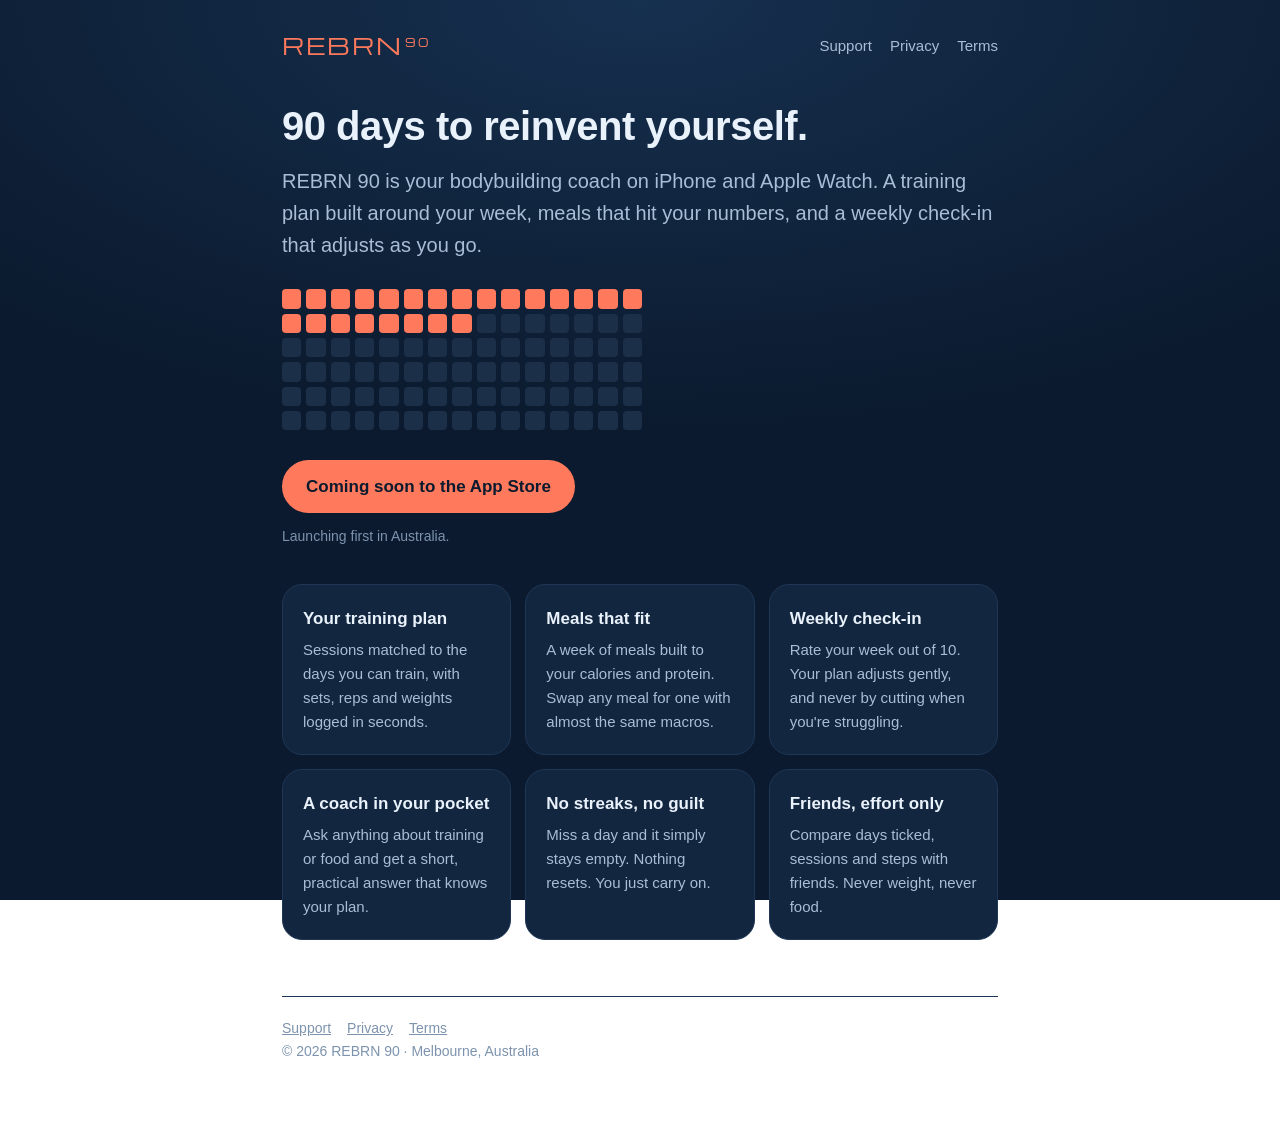
<file: index.html>
<!doctype html><html lang="en-AU"><head><meta charset="utf-8"><meta name="viewport" content="width=device-width,initial-scale=1"><link rel="preconnect" href="https://fonts.googleapis.com"><link href="https://fonts.googleapis.com/css2?family=Michroma&display=swap" rel="stylesheet"><link rel="stylesheet" href="/style.css"><title>REBRN 90: 90 days to reinvent yourself</title><meta name="description" content="REBRN 90 is an AI bodybuilding coach for iPhone and Apple Watch: your training plan, your meals and weekly check-ins for 90 days."></head>
<body><div class="wrap"><header><a class="mark" href="/">REBRN<sup>90</sup></a><nav><a href="/support">Support</a><a href="/privacy">Privacy</a><a href="/terms">Terms</a></nav></header>
<main>

<h1>90 days to reinvent yourself.</h1>
<p class="lead">REBRN 90 is your bodybuilding coach on iPhone and Apple Watch. A training plan built around your week, meals that hit your numbers, and a weekly check-in that adjusts as you go.</p>
<div class="dots" aria-hidden="true"><i class="on"></i><i class="on"></i><i class="on"></i><i class="on"></i><i class="on"></i><i class="on"></i><i class="on"></i><i class="on"></i><i class="on"></i><i class="on"></i><i class="on"></i><i class="on"></i><i class="on"></i><i class="on"></i><i class="on"></i><i class="on"></i><i class="on"></i><i class="on"></i><i class="on"></i><i class="on"></i><i class="on"></i><i class="on"></i><i class="on"></i><i></i><i></i><i></i><i></i><i></i><i></i><i></i><i></i><i></i><i></i><i></i><i></i><i></i><i></i><i></i><i></i><i></i><i></i><i></i><i></i><i></i><i></i><i></i><i></i><i></i><i></i><i></i><i></i><i></i><i></i><i></i><i></i><i></i><i></i><i></i><i></i><i></i><i></i><i></i><i></i><i></i><i></i><i></i><i></i><i></i><i></i><i></i><i></i><i></i><i></i><i></i><i></i><i></i><i></i><i></i><i></i><i></i><i></i><i></i><i></i><i></i><i></i><i></i><i></i><i></i><i></i><i></i></div>
<a class="badge" href="/support">Coming soon to the App Store</a>
<p class="note">Launching first in Australia.</p>
<div class="grid">
<div class="card"><h3>Your training plan</h3><p>Sessions matched to the days you can train, with sets, reps and weights logged in seconds.</p></div>
<div class="card"><h3>Meals that fit</h3><p>A week of meals built to your calories and protein. Swap any meal for one with almost the same macros.</p></div>
<div class="card"><h3>Weekly check-in</h3><p>Rate your week out of 10. Your plan adjusts gently, and never by cutting when you're struggling.</p></div>
<div class="card"><h3>A coach in your pocket</h3><p>Ask anything about training or food and get a short, practical answer that knows your plan.</p></div>
<div class="card"><h3>No streaks, no guilt</h3><p>Miss a day and it simply stays empty. Nothing resets. You just carry on.</p></div>
<div class="card"><h3>Friends, effort only</h3><p>Compare days ticked, sessions and steps with friends. Never weight, never food.</p></div>
</div>

</main>
<footer><a href="/support">Support</a><a href="/privacy">Privacy</a><a href="/terms">Terms</a><br>© 2026 REBRN 90 · Melbourne, Australia</footer></div></body></html>
</file>
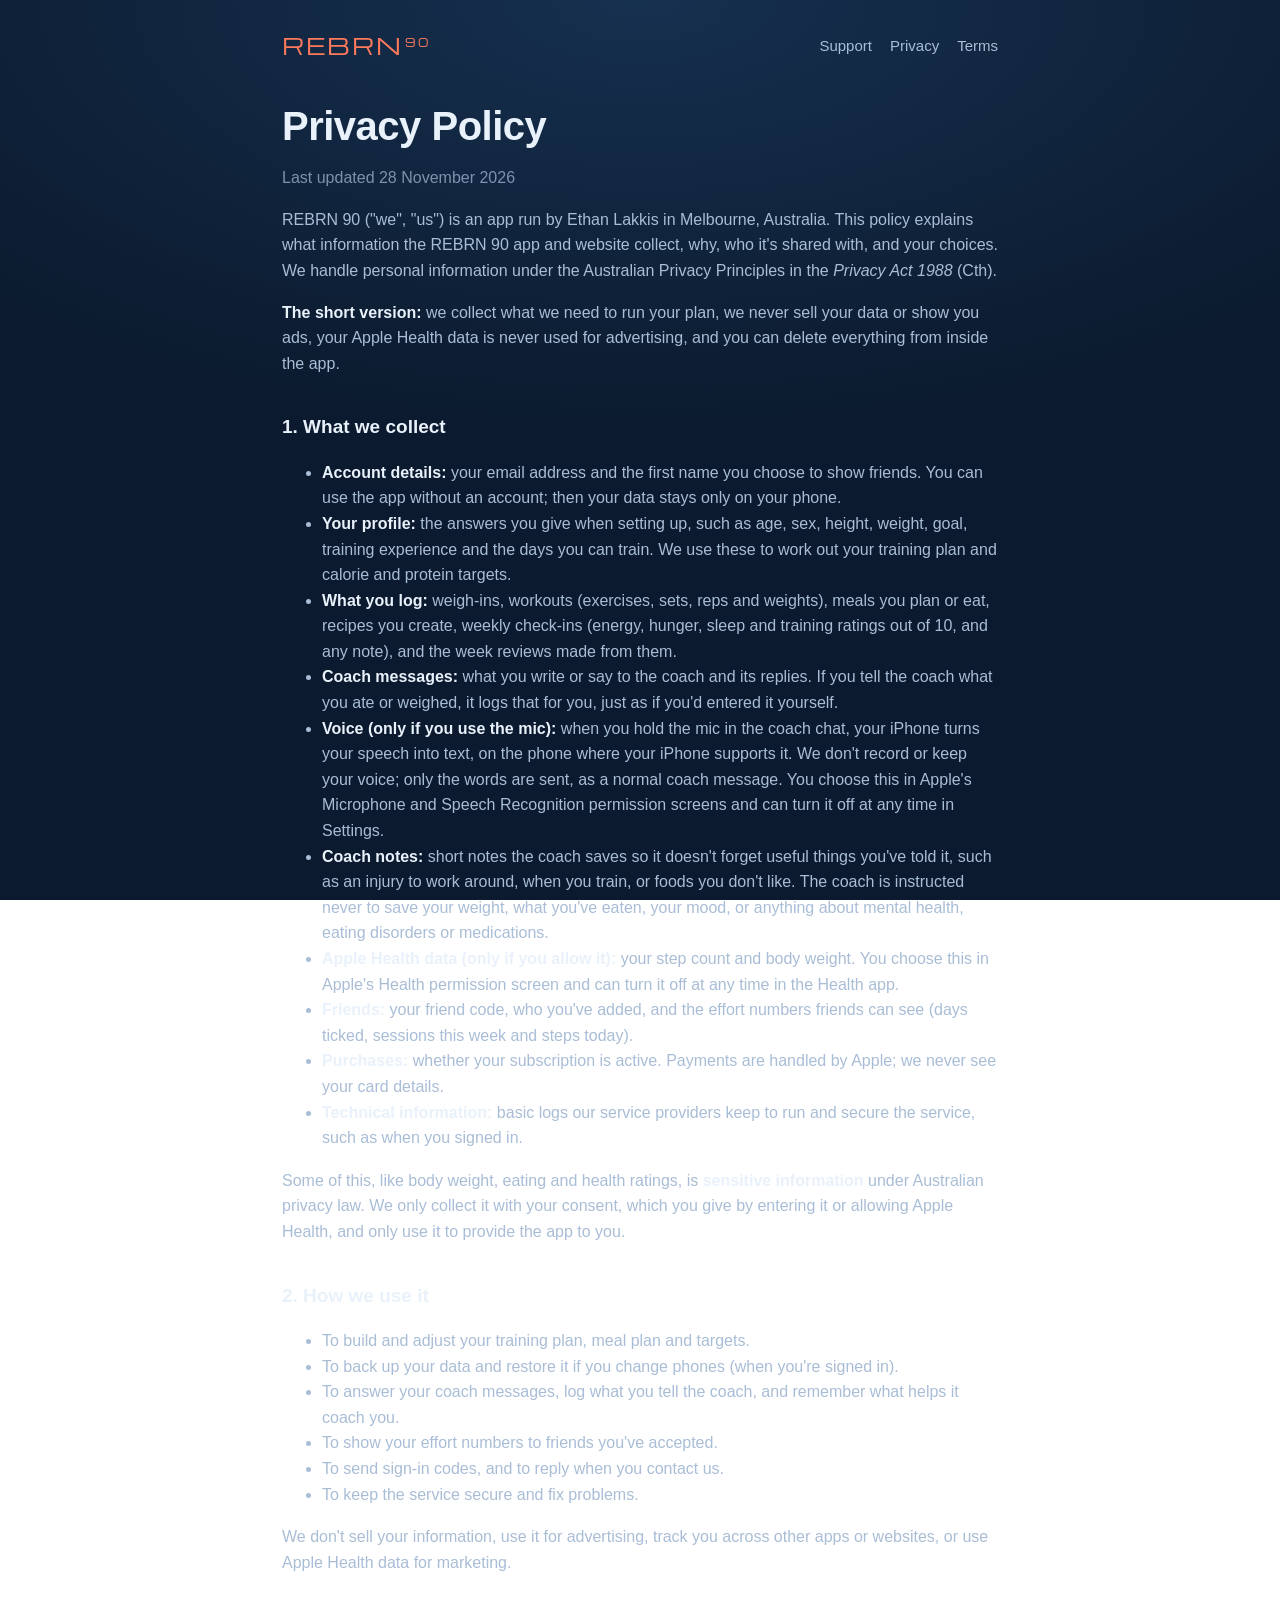
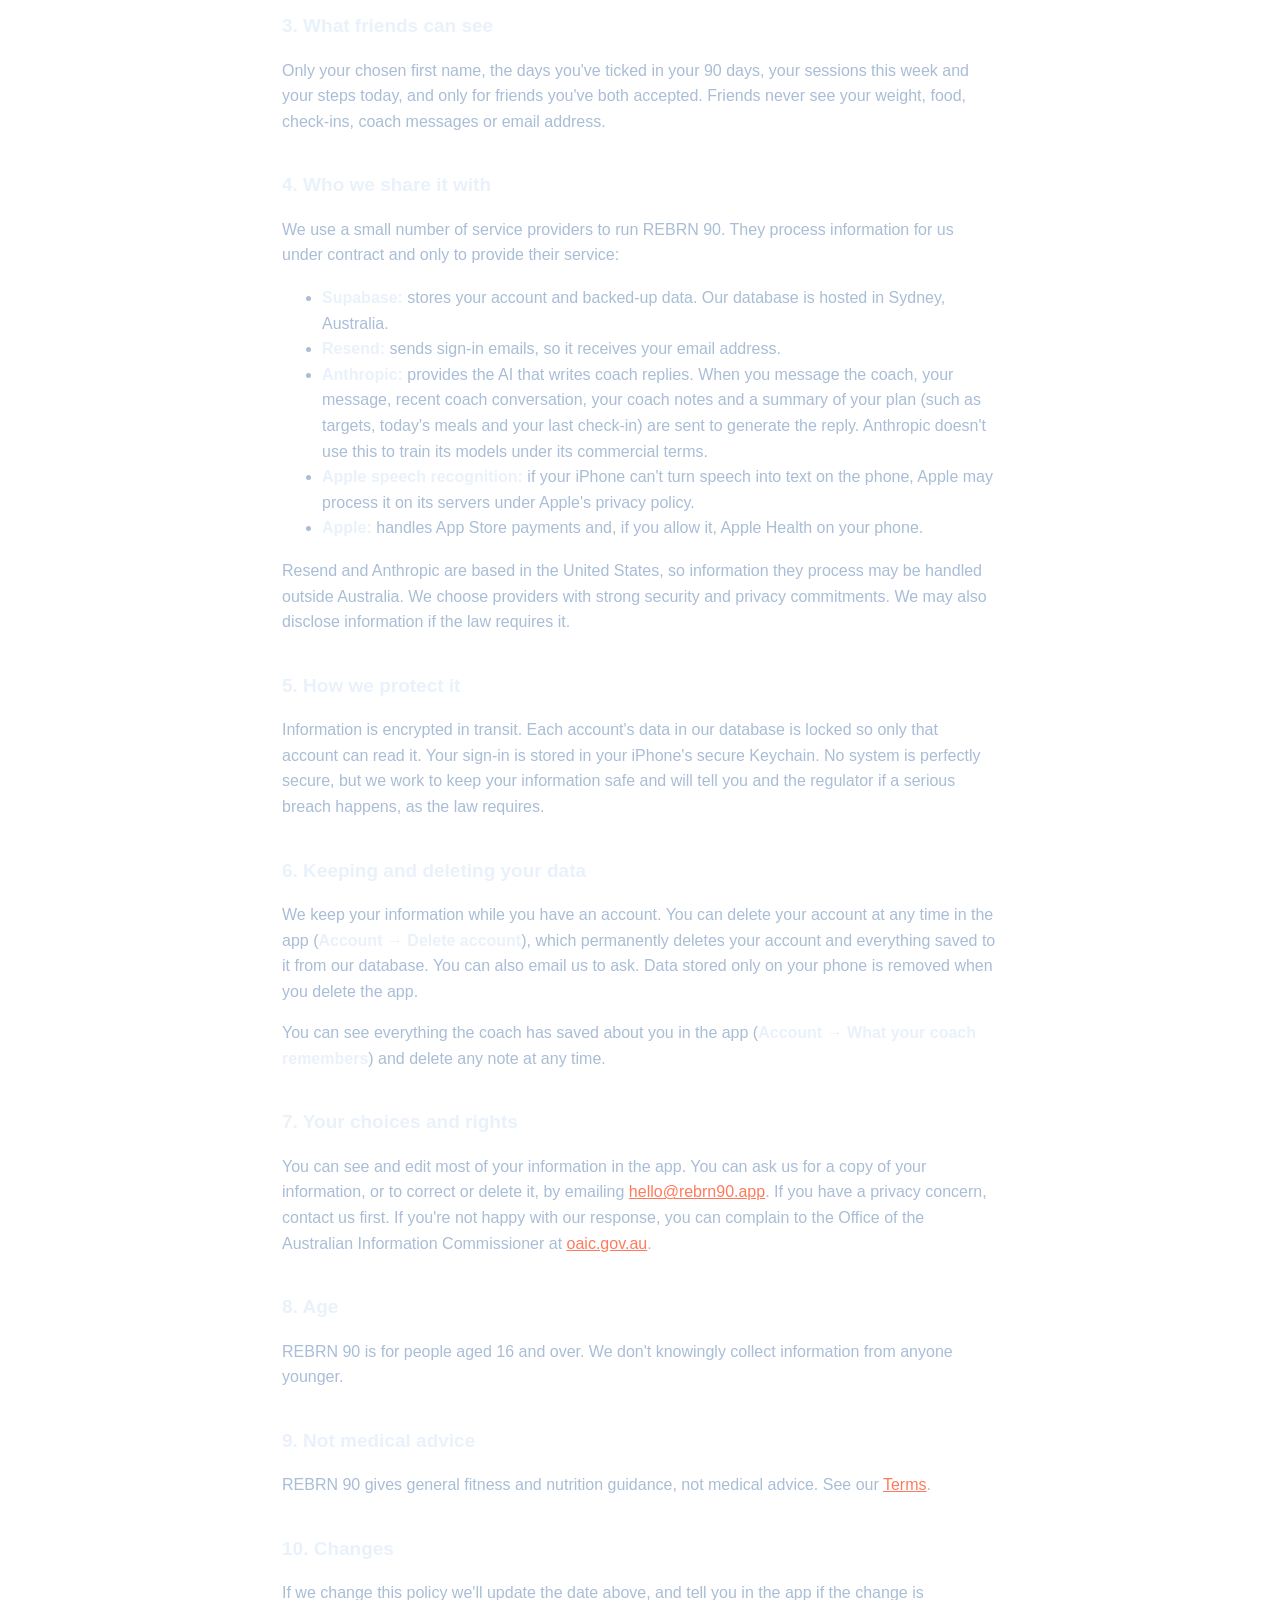
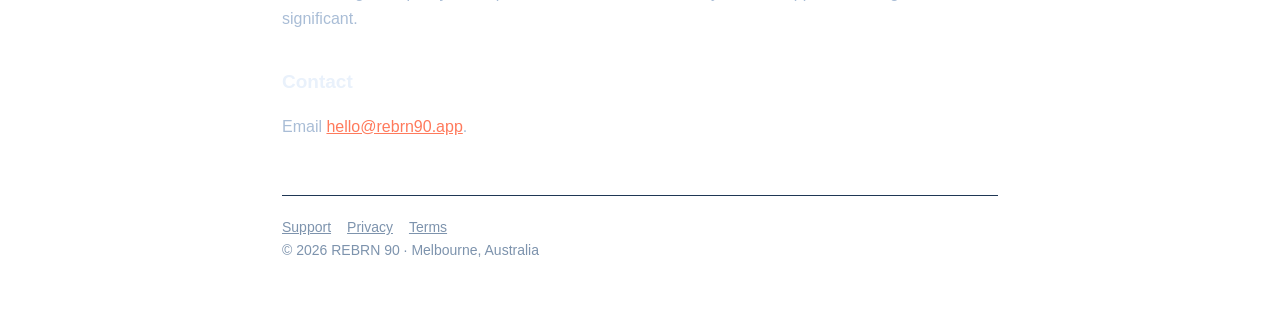
<file: privacy.html>
<!doctype html><html lang="en-AU"><head><meta charset="utf-8"><meta name="viewport" content="width=device-width,initial-scale=1"><link rel="preconnect" href="https://fonts.googleapis.com"><link href="https://fonts.googleapis.com/css2?family=Michroma&display=swap" rel="stylesheet"><link rel="stylesheet" href="/style.css"><title>Privacy Policy · REBRN 90</title><meta name="description" content="How REBRN 90 collects, uses and protects your information."></head>
<body><div class="wrap"><header><a class="mark" href="/">REBRN<sup>90</sup></a><nav><a href="/support">Support</a><a href="/privacy">Privacy</a><a href="/terms">Terms</a></nav></header>
<main class="legal">

<h1>Privacy Policy</h1>
<p class="updated">Last updated 28 November 2026</p>
<p>REBRN 90 ("we", "us") is an app run by Ethan Lakkis in Melbourne, Australia. This policy explains what information the REBRN 90 app and website collect, why, who it's shared with, and your choices. We handle personal information under the Australian Privacy Principles in the <em>Privacy Act 1988</em> (Cth).</p>
<p><strong>The short version:</strong> we collect what we need to run your plan, we never sell your data or show you ads, your Apple Health data is never used for advertising, and you can delete everything from inside the app.</p>

<h2>1. What we collect</h2>
<ul>
<li><strong>Account details:</strong> your email address and the first name you choose to show friends. You can use the app without an account; then your data stays only on your phone.</li>
<li><strong>Your profile:</strong> the answers you give when setting up, such as age, sex, height, weight, goal, training experience and the days you can train. We use these to work out your training plan and calorie and protein targets.</li>
<li><strong>What you log:</strong> weigh-ins, workouts (exercises, sets, reps and weights), meals you plan or eat, recipes you create, weekly check-ins (energy, hunger, sleep and training ratings out of 10, and any note), and the week reviews made from them.</li>
<li><strong>Coach messages:</strong> what you write or say to the coach and its replies. If you tell the coach what you ate or weighed, it logs that for you, just as if you'd entered it yourself.</li>
<li><strong>Voice (only if you use the mic):</strong> when you hold the mic in the coach chat, your iPhone turns your speech into text, on the phone where your iPhone supports it. We don't record or keep your voice; only the words are sent, as a normal coach message. You choose this in Apple's Microphone and Speech Recognition permission screens and can turn it off at any time in Settings.</li>
<li><strong>Coach notes:</strong> short notes the coach saves so it doesn't forget useful things you've told it, such as an injury to work around, when you train, or foods you don't like. The coach is instructed never to save your weight, what you've eaten, your mood, or anything about mental health, eating disorders or medications.</li>
<li><strong>Apple Health data (only if you allow it):</strong> your step count and body weight. You choose this in Apple's Health permission screen and can turn it off at any time in the Health app.</li>
<li><strong>Friends:</strong> your friend code, who you've added, and the effort numbers friends can see (days ticked, sessions this week and steps today).</li>
<li><strong>Purchases:</strong> whether your subscription is active. Payments are handled by Apple; we never see your card details.</li>
<li><strong>Technical information:</strong> basic logs our service providers keep to run and secure the service, such as when you signed in.</li>
</ul>
<p>Some of this, like body weight, eating and health ratings, is <strong>sensitive information</strong> under Australian privacy law. We only collect it with your consent, which you give by entering it or allowing Apple Health, and only use it to provide the app to you.</p>

<h2>2. How we use it</h2>
<ul>
<li>To build and adjust your training plan, meal plan and targets.</li>
<li>To back up your data and restore it if you change phones (when you're signed in).</li>
<li>To answer your coach messages, log what you tell the coach, and remember what helps it coach you.</li>
<li>To show your effort numbers to friends you've accepted.</li>
<li>To send sign-in codes, and to reply when you contact us.</li>
<li>To keep the service secure and fix problems.</li>
</ul>
<p>We don't sell your information, use it for advertising, track you across other apps or websites, or use Apple Health data for marketing.</p>

<h2>3. What friends can see</h2>
<p>Only your chosen first name, the days you've ticked in your 90 days, your sessions this week and your steps today, and only for friends you've both accepted. Friends never see your weight, food, check-ins, coach messages or email address.</p>

<h2>4. Who we share it with</h2>
<p>We use a small number of service providers to run REBRN 90. They process information for us under contract and only to provide their service:</p>
<ul>
<li><strong>Supabase:</strong> stores your account and backed-up data. Our database is hosted in Sydney, Australia.</li>
<li><strong>Resend:</strong> sends sign-in emails, so it receives your email address.</li>
<li><strong>Anthropic:</strong> provides the AI that writes coach replies. When you message the coach, your message, recent coach conversation, your coach notes and a summary of your plan (such as targets, today's meals and your last check-in) are sent to generate the reply. Anthropic doesn't use this to train its models under its commercial terms.</li>
<li><strong>Apple speech recognition:</strong> if your iPhone can't turn speech into text on the phone, Apple may process it on its servers under Apple's privacy policy.</li>
<li><strong>Apple:</strong> handles App Store payments and, if you allow it, Apple Health on your phone.</li>
</ul>
<p>Resend and Anthropic are based in the United States, so information they process may be handled outside Australia. We choose providers with strong security and privacy commitments. We may also disclose information if the law requires it.</p>

<h2>5. How we protect it</h2>
<p>Information is encrypted in transit. Each account's data in our database is locked so only that account can read it. Your sign-in is stored in your iPhone's secure Keychain. No system is perfectly secure, but we work to keep your information safe and will tell you and the regulator if a serious breach happens, as the law requires.</p>

<h2>6. Keeping and deleting your data</h2>
<p>We keep your information while you have an account. You can delete your account at any time in the app (<strong>Account → Delete account</strong>), which permanently deletes your account and everything saved to it from our database. You can also email us to ask. Data stored only on your phone is removed when you delete the app.</p>
<p>You can see everything the coach has saved about you in the app (<strong>Account → What your coach remembers</strong>) and delete any note at any time.</p>

<h2>7. Your choices and rights</h2>
<p>You can see and edit most of your information in the app. You can ask us for a copy of your information, or to correct or delete it, by emailing <a href="mailto:hello@rebrn90.app">hello@rebrn90.app</a>. If you have a privacy concern, contact us first. If you're not happy with our response, you can complain to the Office of the Australian Information Commissioner at <a href="https://www.oaic.gov.au">oaic.gov.au</a>.</p>

<h2>8. Age</h2>
<p>REBRN 90 is for people aged 16 and over. We don't knowingly collect information from anyone younger.</p>

<h2>9. Not medical advice</h2>
<p>REBRN 90 gives general fitness and nutrition guidance, not medical advice. See our <a href="/terms">Terms</a>.</p>

<h2>10. Changes</h2>
<p>If we change this policy we'll update the date above, and tell you in the app if the change is significant.</p>

<h2>Contact</h2>
<p>Email <a href="mailto:hello@rebrn90.app">hello@rebrn90.app</a>.</p>

</main>
<footer><a href="/support">Support</a><a href="/privacy">Privacy</a><a href="/terms">Terms</a><br>© 2026 REBRN 90 · Melbourne, Australia</footer></div></body></html>
</file>
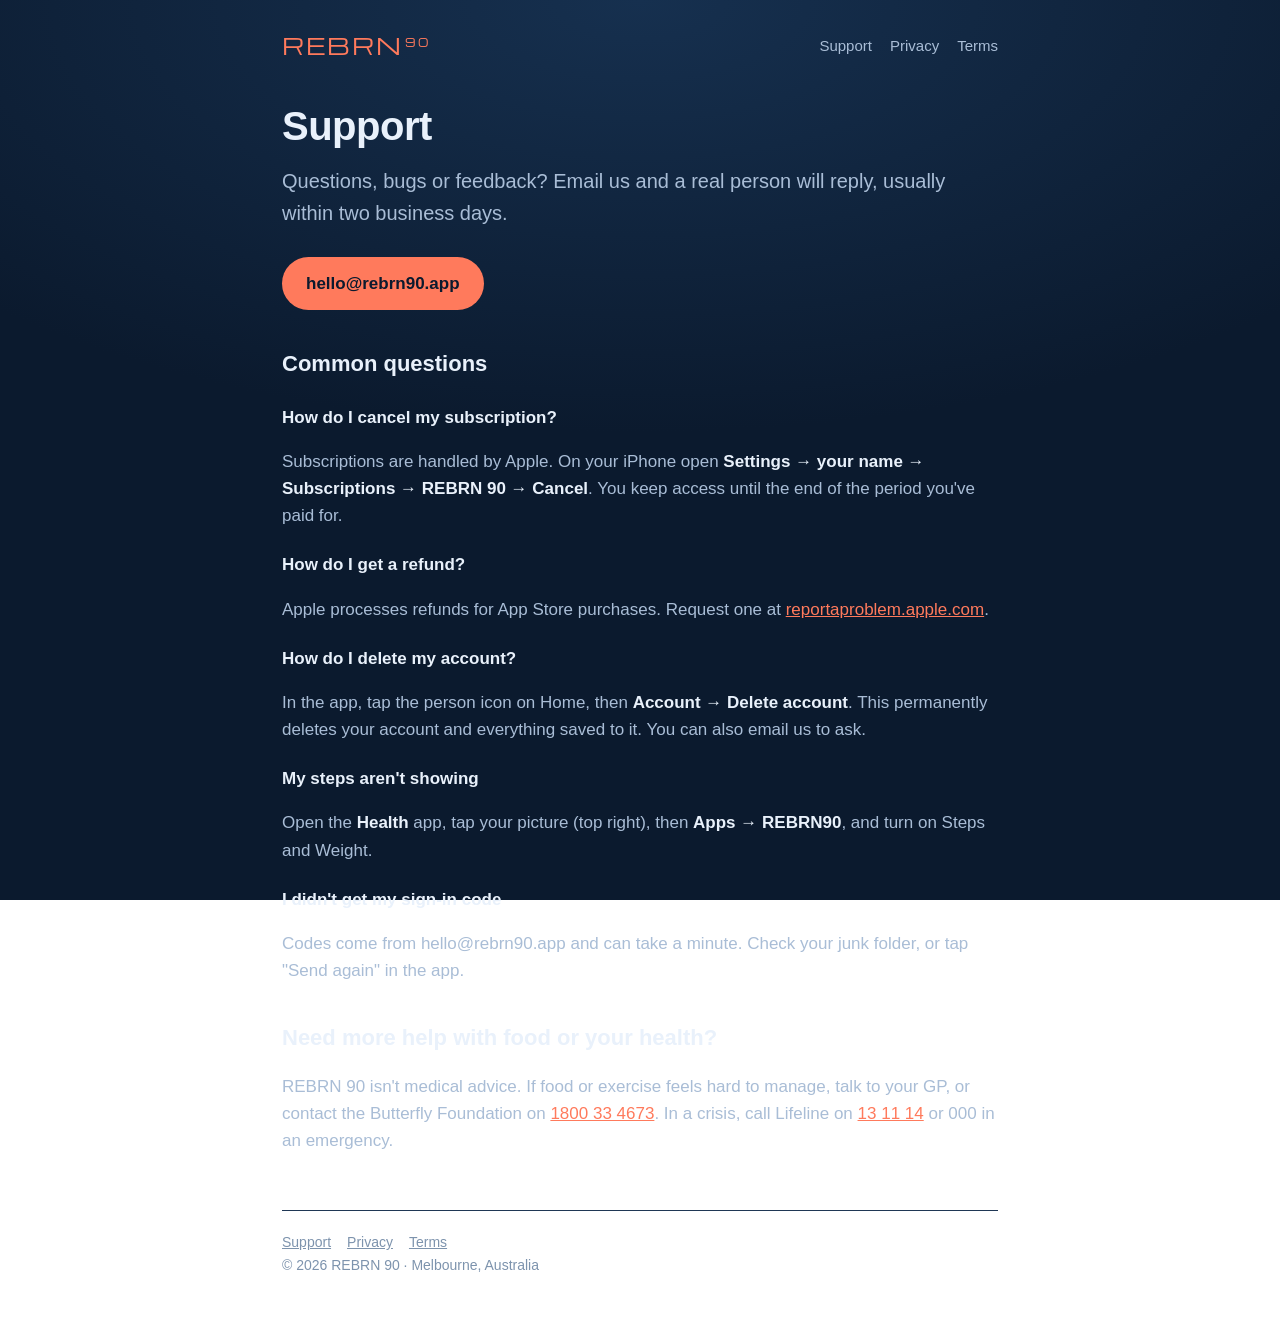
<file: support.html>
<!doctype html><html lang="en-AU"><head><meta charset="utf-8"><meta name="viewport" content="width=device-width,initial-scale=1"><link rel="preconnect" href="https://fonts.googleapis.com"><link href="https://fonts.googleapis.com/css2?family=Michroma&display=swap" rel="stylesheet"><link rel="stylesheet" href="/style.css"><title>Support · REBRN 90</title><meta name="description" content="Get help with REBRN 90."></head>
<body><div class="wrap"><header><a class="mark" href="/">REBRN<sup>90</sup></a><nav><a href="/support">Support</a><a href="/privacy">Privacy</a><a href="/terms">Terms</a></nav></header>
<main>

<h1>Support</h1>
<p class="lead">Questions, bugs or feedback? Email us and a real person will reply, usually within two business days.</p>
<p><a class="badge" href="mailto:hello@rebrn90.app">hello@rebrn90.app</a></p>
<h2>Common questions</h2>
<h3>How do I cancel my subscription?</h3>
<p>Subscriptions are handled by Apple. On your iPhone open <strong>Settings → your name → Subscriptions → REBRN 90 → Cancel</strong>. You keep access until the end of the period you've paid for.</p>
<h3>How do I get a refund?</h3>
<p>Apple processes refunds for App Store purchases. Request one at <a href="https://reportaproblem.apple.com">reportaproblem.apple.com</a>.</p>
<h3>How do I delete my account?</h3>
<p>In the app, tap the person icon on Home, then <strong>Account → Delete account</strong>. This permanently deletes your account and everything saved to it. You can also email us to ask.</p>
<h3>My steps aren't showing</h3>
<p>Open the <strong>Health</strong> app, tap your picture (top right), then <strong>Apps → REBRN90</strong>, and turn on Steps and Weight.</p>
<h3>I didn't get my sign-in code</h3>
<p>Codes come from hello@rebrn90.app and can take a minute. Check your junk folder, or tap "Send again" in the app.</p>
<h2>Need more help with food or your health?</h2>
<p>REBRN 90 isn't medical advice. If food or exercise feels hard to manage, talk to your GP, or contact the Butterfly Foundation on <a href="tel:1800334673">1800 33 4673</a>. In a crisis, call Lifeline on <a href="tel:131114">13 11 14</a> or 000 in an emergency.</p>

</main>
<footer><a href="/support">Support</a><a href="/privacy">Privacy</a><a href="/terms">Terms</a><br>© 2026 REBRN 90 · Melbourne, Australia</footer></div></body></html>
</file>
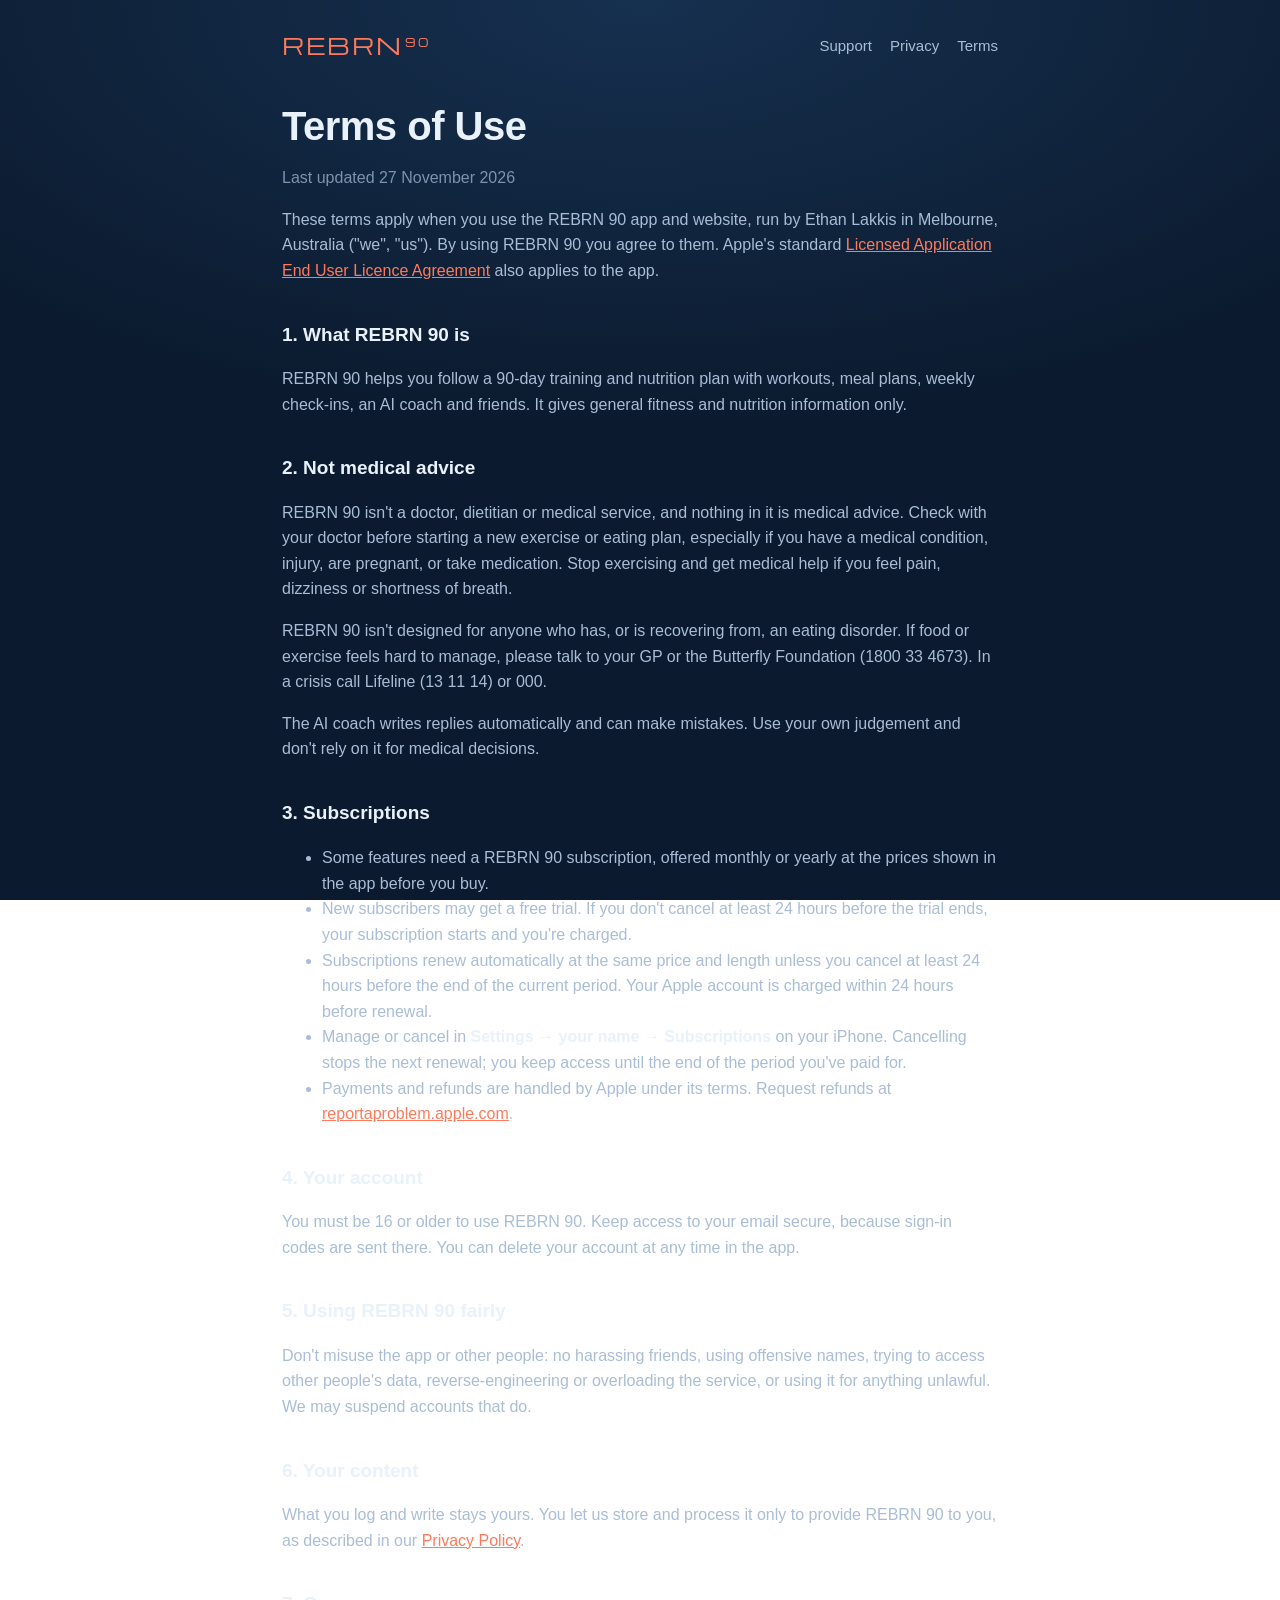
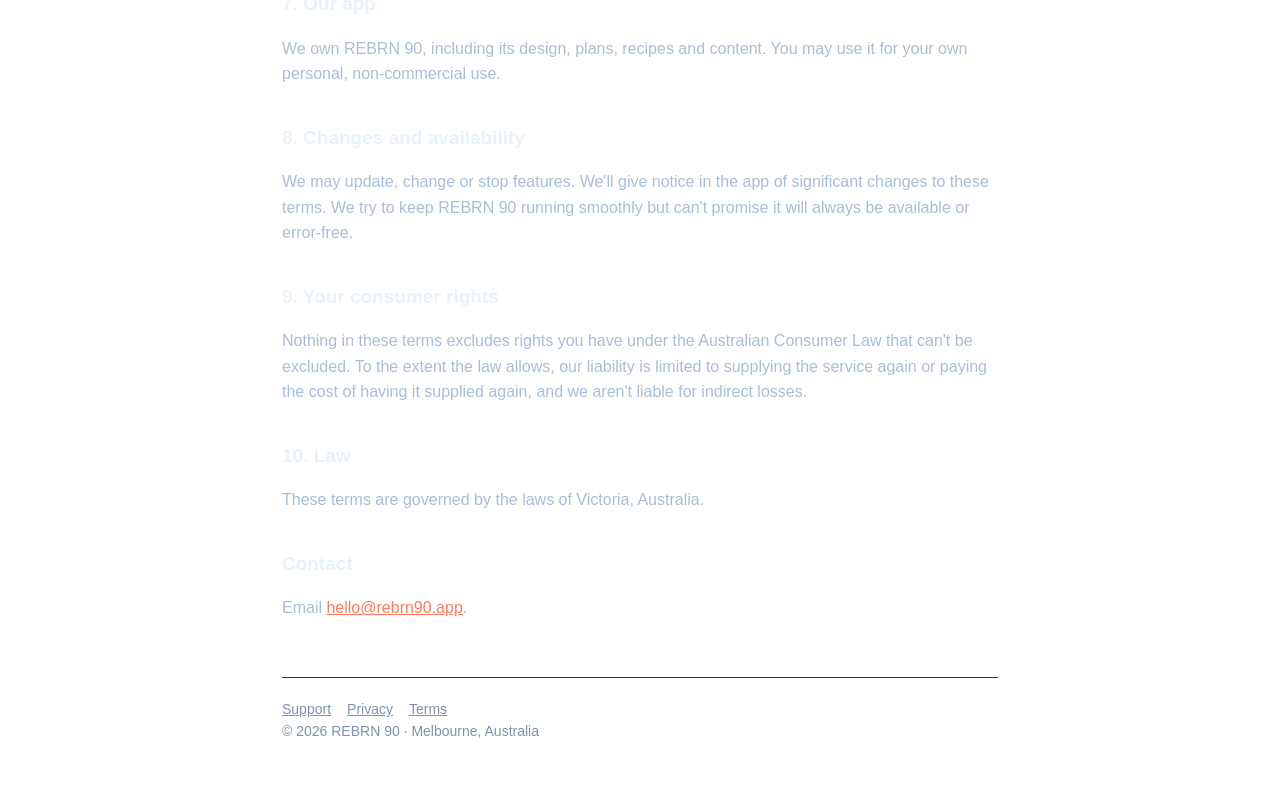
<file: terms.html>
<!doctype html><html lang="en-AU"><head><meta charset="utf-8"><meta name="viewport" content="width=device-width,initial-scale=1"><link rel="preconnect" href="https://fonts.googleapis.com"><link href="https://fonts.googleapis.com/css2?family=Michroma&display=swap" rel="stylesheet"><link rel="stylesheet" href="/style.css"><title>Terms of Use · REBRN 90</title><meta name="description" content="The terms for using REBRN 90 and its subscriptions."></head>
<body><div class="wrap"><header><a class="mark" href="/">REBRN<sup>90</sup></a><nav><a href="/support">Support</a><a href="/privacy">Privacy</a><a href="/terms">Terms</a></nav></header>
<main class="legal">

<h1>Terms of Use</h1>
<p class="updated">Last updated 27 November 2026</p>
<p>These terms apply when you use the REBRN 90 app and website, run by Ethan Lakkis in Melbourne, Australia ("we", "us"). By using REBRN 90 you agree to them. Apple's standard <a href="https://www.apple.com/legal/internet-services/itunes/dev/stdeula/">Licensed Application End User Licence Agreement</a> also applies to the app.</p>

<h2>1. What REBRN 90 is</h2>
<p>REBRN 90 helps you follow a 90-day training and nutrition plan with workouts, meal plans, weekly check-ins, an AI coach and friends. It gives general fitness and nutrition information only.</p>

<h2>2. Not medical advice</h2>
<p>REBRN 90 isn't a doctor, dietitian or medical service, and nothing in it is medical advice. Check with your doctor before starting a new exercise or eating plan, especially if you have a medical condition, injury, are pregnant, or take medication. Stop exercising and get medical help if you feel pain, dizziness or shortness of breath.</p>
<p>REBRN 90 isn't designed for anyone who has, or is recovering from, an eating disorder. If food or exercise feels hard to manage, please talk to your GP or the Butterfly Foundation (1800 33 4673). In a crisis call Lifeline (13 11 14) or 000.</p>
<p>The AI coach writes replies automatically and can make mistakes. Use your own judgement and don't rely on it for medical decisions.</p>

<h2>3. Subscriptions</h2>
<ul>
<li>Some features need a REBRN 90 subscription, offered monthly or yearly at the prices shown in the app before you buy.</li>
<li>New subscribers may get a free trial. If you don't cancel at least 24 hours before the trial ends, your subscription starts and you're charged.</li>
<li>Subscriptions renew automatically at the same price and length unless you cancel at least 24 hours before the end of the current period. Your Apple account is charged within 24 hours before renewal.</li>
<li>Manage or cancel in <strong>Settings → your name → Subscriptions</strong> on your iPhone. Cancelling stops the next renewal; you keep access until the end of the period you've paid for.</li>
<li>Payments and refunds are handled by Apple under its terms. Request refunds at <a href="https://reportaproblem.apple.com">reportaproblem.apple.com</a>.</li>
</ul>

<h2>4. Your account</h2>
<p>You must be 16 or older to use REBRN 90. Keep access to your email secure, because sign-in codes are sent there. You can delete your account at any time in the app.</p>

<h2>5. Using REBRN 90 fairly</h2>
<p>Don't misuse the app or other people: no harassing friends, using offensive names, trying to access other people's data, reverse-engineering or overloading the service, or using it for anything unlawful. We may suspend accounts that do.</p>

<h2>6. Your content</h2>
<p>What you log and write stays yours. You let us store and process it only to provide REBRN 90 to you, as described in our <a href="/privacy">Privacy Policy</a>.</p>

<h2>7. Our app</h2>
<p>We own REBRN 90, including its design, plans, recipes and content. You may use it for your own personal, non-commercial use.</p>

<h2>8. Changes and availability</h2>
<p>We may update, change or stop features. We'll give notice in the app of significant changes to these terms. We try to keep REBRN 90 running smoothly but can't promise it will always be available or error-free.</p>

<h2>9. Your consumer rights</h2>
<p>Nothing in these terms excludes rights you have under the Australian Consumer Law that can't be excluded. To the extent the law allows, our liability is limited to supplying the service again or paying the cost of having it supplied again, and we aren't liable for indirect losses.</p>

<h2>10. Law</h2>
<p>These terms are governed by the laws of Victoria, Australia.</p>

<h2>Contact</h2>
<p>Email <a href="mailto:hello@rebrn90.app">hello@rebrn90.app</a>.</p>

</main>
<footer><a href="/support">Support</a><a href="/privacy">Privacy</a><a href="/terms">Terms</a><br>© 2026 REBRN 90 · Melbourne, Australia</footer></div></body></html>
</file>
<file: style.css>
:root{--bg:#0b1a2e;--card:#12263f;--text:#e9f1fb;--sub:#a9bdd6;--dim:#7d93ad;--coral:#ff7a5c;--teal:#8ccbc0;--line:#1f3755}
*{box-sizing:border-box}
html{-webkit-text-size-adjust:100%}
body{margin:0;background:radial-gradient(120% 80% at 50% 0%,#16304f 0%,var(--bg) 60%) fixed;color:var(--text);font:17px/1.6 -apple-system,BlinkMacSystemFont,"Segoe UI",Helvetica,Arial,sans-serif}
a{color:var(--coral)}
.wrap{max-width:760px;margin:0 auto;padding:28px 22px 64px}
header{display:flex;align-items:center;justify-content:space-between;gap:16px;margin-bottom:40px}
.mark{font-family:Michroma,-apple-system,sans-serif;font-size:22px;letter-spacing:2px;color:var(--coral);text-decoration:none}
.mark sup{font-size:11px;margin-left:2px}
nav a{color:var(--sub);text-decoration:none;margin-left:18px;font-size:15px}
nav a:hover{color:var(--text)}
h1{font-size:40px;line-height:1.15;margin:0 0 16px;letter-spacing:-.5px}
h2{font-size:22px;margin:36px 0 10px}
h3{font-size:17px;margin:22px 0 6px}
p,li{color:var(--sub)}
strong{color:var(--text)}
.lead{font-size:20px;color:var(--sub);margin:0 0 28px}
.badge{display:inline-block;background:var(--coral);color:var(--bg);font-weight:700;padding:13px 24px;border-radius:28px;text-decoration:none}
.note{font-size:14px;color:var(--dim);margin-top:12px}
.grid{display:grid;grid-template-columns:repeat(auto-fit,minmax(220px,1fr));gap:14px;margin:36px 0}
.card{background:var(--card);border:1px solid var(--line);border-radius:20px;padding:20px}
.card h3{margin:0 0 6px;color:var(--text)}
.card p{margin:0;font-size:15px}
.dots{display:grid;grid-template-columns:repeat(15,1fr);gap:5px;max-width:360px;margin:8px 0 30px}
.dots i{aspect-ratio:1;border-radius:4px;background:#1c2f49}
.dots i.on{background:var(--coral)}
.legal h2{font-size:19px}
.legal p,.legal li{font-size:16px}
.updated{color:var(--dim);font-size:14px}
footer{border-top:1px solid var(--line);margin-top:56px;padding-top:20px;font-size:14px;color:var(--dim)}
footer a{color:var(--dim);margin-right:16px}
@media (max-width:520px){h1{font-size:32px}nav a{margin-left:12px}}
</file>
